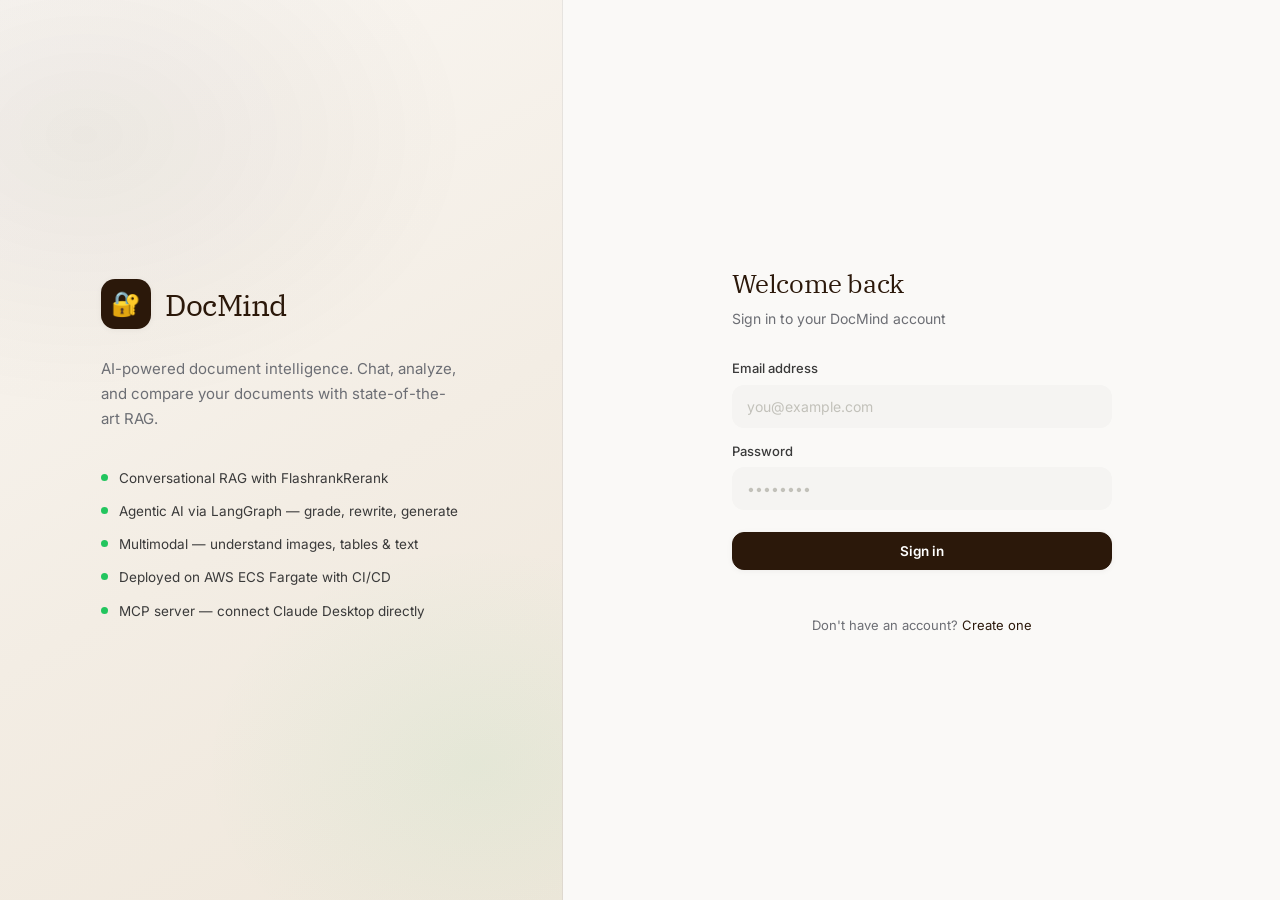
<file: templates/login.html>
<!DOCTYPE html>
<html lang="en">
<head>
  <meta charset="utf-8" />
  <title>DocMind — Sign in</title>
  <meta name="viewport" content="width=device-width, initial-scale=1" />
  <link rel="icon" type="image/png" href="/static/docmind_logo.png" />
  <link rel="preconnect" href="https://fonts.googleapis.com">
  <link rel="preconnect" href="https://fonts.gstatic.com" crossorigin>
  <link href="https://fonts.googleapis.com/css2?family=IBM+Plex+Serif:wght@400;500&family=Inter:wght@400;500;600;700;800&display=swap" rel="stylesheet">
  <link href="/static/style.css" rel="stylesheet" />
</head>
<body>
<div class="auth-page">

  <!-- Left: Brand panel -->
  <div class="auth-brand">
    <div class="auth-brand-inner">
      <div class="brand-logo-row">
        <div class="brand-icon">🔐</div>
        <span class="brand-name">DocMind</span>
      </div>
      <p class="brand-tagline">
        AI-powered document intelligence. Chat, analyze, and compare your documents with state-of-the-art RAG.
      </p>
      <ul class="feature-list">
        <li><span class="feat-dot"></span>Conversational RAG with FlashrankRerank</li>
        <li><span class="feat-dot"></span>Agentic AI via LangGraph — grade, rewrite, generate</li>
        <li><span class="feat-dot"></span>Multimodal — understand images, tables & text</li>
        <li><span class="feat-dot"></span>Deployed on AWS ECS Fargate with CI/CD</li>
        <li><span class="feat-dot"></span>MCP server — connect Claude Desktop directly</li>
      </ul>
    </div>
  </div>

  <!-- Right: Login form -->
  <div class="auth-form-panel">
    <div class="auth-card">
      <h2>Welcome back</h2>
      <p class="auth-subtitle">Sign in to your DocMind account</p>

      <div class="auth-field">
        <label for="email">Email address</label>
        <input id="email" type="email" placeholder="you@example.com" required />
      </div>
      <div class="auth-field">
        <label for="password">Password</label>
        <input id="password" type="password" placeholder="••••••••" required />
      </div>

      <div class="auth-actions">
        <button id="btn-login" class="btn primary full">Sign in</button>
      </div>
      <div id="msg" class="msg-inline"></div>

      <p class="auth-footer">
        Don't have an account? <a href="/signup">Create one</a>
      </p>
    </div>
  </div>

</div>

<script>
  const tokenKey = "dp_jwt";
  // Verify existing token is still valid before auto-redirecting
  const existingToken = localStorage.getItem(tokenKey);
  if (existingToken) {
    fetch("/protected", { headers: { "Authorization": `Bearer ${existingToken}` } })
      .then(r => { if (r.ok) window.location.href = "/app"; else localStorage.removeItem(tokenKey); })
      .catch(() => localStorage.removeItem(tokenKey));
  }

  const btn = document.getElementById("btn-login");
  const msg = document.getElementById("msg");

  async function login() {
    const email = document.getElementById("email").value.trim();
    const password = document.getElementById("password").value;
    if (!email || !password) { msg.textContent = "Please fill in all fields."; msg.className = "msg-inline error"; return; }

    btn.classList.add("loading");
    btn.textContent = "";
    msg.textContent = "";
    msg.className = "msg-inline";

    try {
      const body = new URLSearchParams({ username: email, password });
      const res = await fetch("/auth/jwt/login", {
        method: "POST",
        headers: { "Content-Type": "application/x-www-form-urlencoded" },
        body
      });
      if (!res.ok) {
        const err = await res.json().catch(() => ({ detail: res.statusText }));
        throw new Error(err.detail || `HTTP ${res.status}`);
      }
      const json = await res.json();
      if (json.access_token) localStorage.setItem(tokenKey, json.access_token);
      try { await fetch("/auth/cookie/login", { method: "POST", headers: { "Content-Type": "application/x-www-form-urlencoded" }, body }); } catch (_) {}
      window.location.href = "/app";
    } catch (e) {
      msg.textContent = e.message || "Login failed.";
      msg.className = "msg-inline error";
      btn.classList.remove("loading");
      btn.textContent = "Sign in";
    }
  }

  btn.addEventListener("click", login);
  document.addEventListener("keydown", e => { if (e.key === "Enter") login(); });
</script>
</body>
</html>
</file>
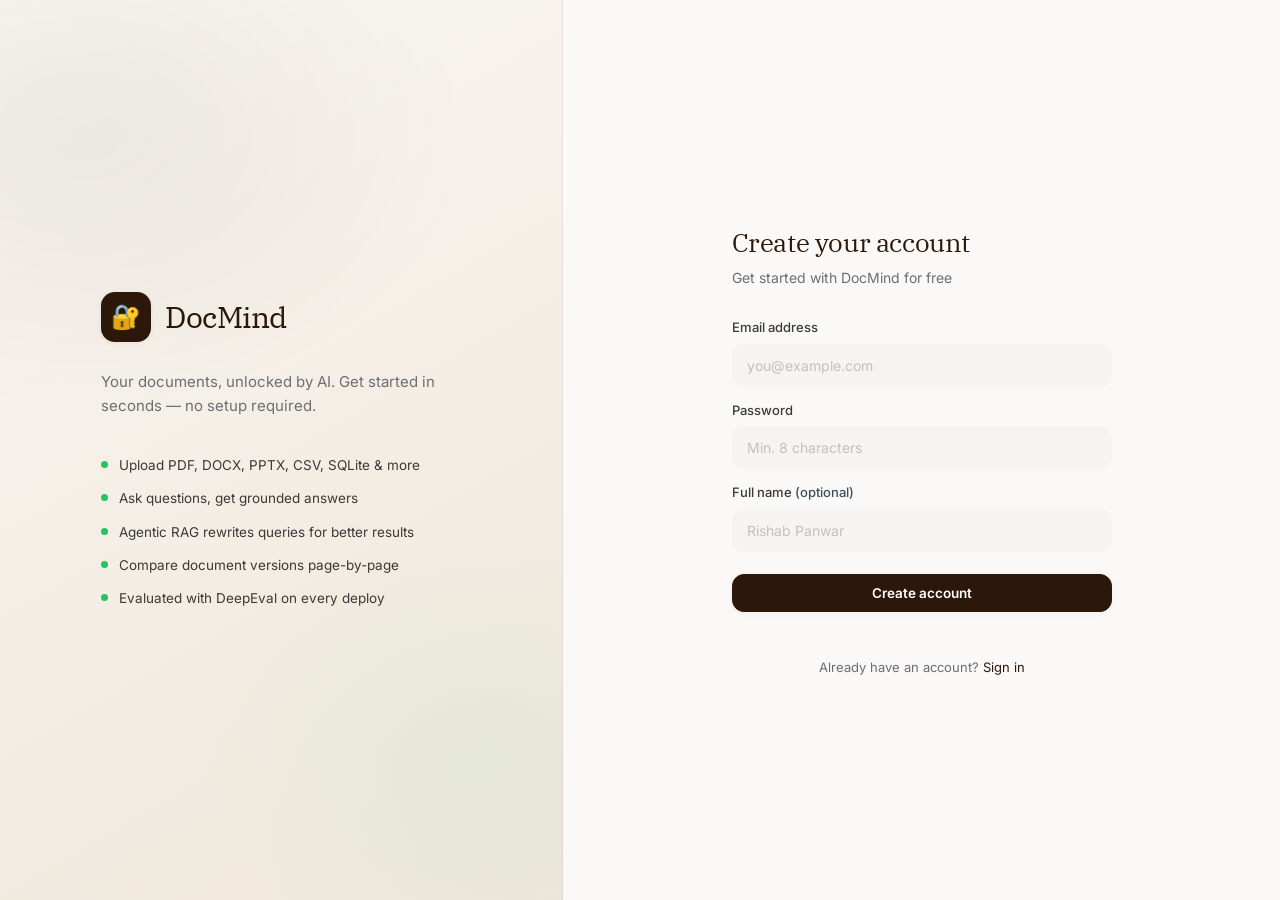
<file: templates/signup.html>
<!DOCTYPE html>
<html lang="en">
<head>
  <meta charset="utf-8" />
  <title>DocMind — Create account</title>
  <meta name="viewport" content="width=device-width, initial-scale=1" />
  <link rel="icon" type="image/png" href="/static/docmind_logo.png" />
  <link rel="preconnect" href="https://fonts.googleapis.com">
  <link rel="preconnect" href="https://fonts.gstatic.com" crossorigin>
  <link href="https://fonts.googleapis.com/css2?family=IBM+Plex+Serif:wght@400;500&family=Inter:wght@400;500;600;700;800&display=swap" rel="stylesheet">
  <link href="/static/style.css" rel="stylesheet" />
</head>
<body>
<div class="auth-page">

  <!-- Left: Brand panel -->
  <div class="auth-brand">
    <div class="auth-brand-inner">
      <div class="brand-logo-row">
        <div class="brand-icon">🔐</div>
        <span class="brand-name">DocMind</span>
      </div>
      <p class="brand-tagline">
        Your documents, unlocked by AI. Get started in seconds — no setup required.
      </p>
      <ul class="feature-list">
        <li><span class="feat-dot"></span>Upload PDF, DOCX, PPTX, CSV, SQLite & more</li>
        <li><span class="feat-dot"></span>Ask questions, get grounded answers</li>
        <li><span class="feat-dot"></span>Agentic RAG rewrites queries for better results</li>
        <li><span class="feat-dot"></span>Compare document versions page-by-page</li>
        <li><span class="feat-dot"></span>Evaluated with DeepEval on every deploy</li>
      </ul>
    </div>
  </div>

  <!-- Right: Signup form -->
  <div class="auth-form-panel">
    <div class="auth-card">
      <h2>Create your account</h2>
      <p class="auth-subtitle">Get started with DocMind for free</p>

      <div class="auth-field">
        <label for="email">Email address</label>
        <input id="email" type="email" placeholder="you@example.com" required />
      </div>
      <div class="auth-field">
        <label for="password">Password</label>
        <input id="password" type="password" placeholder="Min. 8 characters" required />
      </div>
      <div class="auth-field">
        <label for="name">Full name <span style="color:#3a5060">(optional)</span></label>
        <input id="name" type="text" placeholder="Rishab Panwar" />
      </div>

      <div class="auth-actions">
        <button id="btn-signup" class="btn primary full">Create account</button>
      </div>
      <div id="msg" class="msg-inline"></div>

      <p class="auth-footer">
        Already have an account? <a href="/login">Sign in</a>
      </p>
    </div>
  </div>

</div>

<script>
  const btn = document.getElementById("btn-signup");
  const msg = document.getElementById("msg");

  async function signup() {
    const email = document.getElementById("email").value.trim();
    const password = document.getElementById("password").value;
    const full_name = document.getElementById("name").value.trim() || null;
    if (!email || !password) { msg.textContent = "Email and password are required."; msg.className = "msg-inline error"; return; }

    btn.classList.add("loading");
    btn.textContent = "";
    msg.textContent = "";
    msg.className = "msg-inline";

    try {
      const res = await fetch("/auth/register", {
        method: "POST",
        headers: { "Content-Type": "application/json" },
        body: JSON.stringify({ email, password, full_name })
      });
      if (!res.ok) {
        const err = await res.json().catch(() => ({ detail: res.statusText }));
        throw new Error(err.detail || `HTTP ${res.status}`);
      }
      msg.textContent = "Account created! Redirecting to login…";
      msg.className = "msg-inline success";
      setTimeout(() => { window.location.href = "/login"; }, 900);
    } catch (e) {
      msg.textContent = e.message || "Signup failed.";
      msg.className = "msg-inline error";
      btn.classList.remove("loading");
      btn.textContent = "Create account";
    }
  }

  btn.addEventListener("click", signup);
  document.addEventListener("keydown", e => { if (e.key === "Enter") signup(); });
</script>
</body>
</html>
</file>
<file: static/style.css>
/* ====== THEME — Navia-inspired warm light ====== */
:root {
  --black: #0d0d0d;
  --white: #ffffff;
  --bg: #faf9f7;
  --surface: #ffffff;
  --surface-2: #f5f4f2;
  --grey-50: #f5f4f2;
  --grey-100: #ebeae6;
  --grey-200: #dcdbd6;
  --grey-300: #c2c1ba;
  --grey-500: #6c6e74;
  --grey-700: #3a3a3a;
  --text: #0d0d0d;
  --muted: #6c6e74;
  --border: rgba(0,0,0,0.08);
  --accent: #2b180a;
  --accent-light: #3d2b1a;
  --accent-2: #22c55e;
  --danger: #dc2626;
  --success: #16a34a;
  --warning: #f59e0b;
  --radius: 16px;
  --radius-sm: 12px;
  --radius-pill: 999px;
  --sidebar-w: 240px;
  --shadow: 0 4px 20px rgba(0,0,0,.06), 0 1px 3px rgba(0,0,0,.04);
  --shadow-sm: 0 1px 6px rgba(0,0,0,.05);
  --shadow-lg: 0 8px 40px rgba(0,0,0,.08), 0 2px 6px rgba(0,0,0,.04);
  --glass: rgba(250,249,247,.85);
  --font-sans: "Inter", system-ui, -apple-system, sans-serif;
  --font-serif: "IBM Plex Serif", Georgia, serif;
}

/* ====== RESET ====== */
*, *::before, *::after { box-sizing: border-box; margin: 0; padding: 0; -webkit-font-smoothing: antialiased; }
html, body { height: 100%; }
body {
  background: var(--bg);
  color: var(--text);
  font-family: var(--font-sans);
  line-height: 1.5;
  overflow: hidden;
}
a { color: var(--accent); text-decoration: none; }
a:hover { text-decoration: underline; }

/* ====== AUTH — SPLIT SCREEN ====== */
.auth-page { display: flex; height: 100vh; overflow: hidden; }

.auth-brand {
  flex: 0 0 44%;
  display: flex;
  align-items: center;
  justify-content: center;
  padding: 60px 52px;
  position: relative;
  overflow: hidden;
  background: linear-gradient(150deg, #faf7f3 0%, #f3ede4 55%, #efe7db 100%);
  border-right: 1px solid var(--border);
}
.auth-brand::before {
  content: "";
  position: absolute;
  inset: 0;
  background:
    radial-gradient(700px 500px at 15% 15%, rgba(43,24,10,.06), transparent 55%),
    radial-gradient(500px 400px at 85% 85%, rgba(34,197,94,.06), transparent 55%);
  pointer-events: none;
}
.auth-brand-inner { position: relative; z-index: 1; max-width: 360px; }

.brand-logo-row { display: flex; align-items: center; gap: 14px; margin-bottom: 28px; }
.brand-icon {
  width: 50px; height: 50px;
  background: var(--accent);
  border-radius: 14px;
  display: flex; align-items: center; justify-content: center;
  font-size: 24px;
  box-shadow: var(--shadow-sm);
  flex-shrink: 0;
}
.brand-name {
  font-family: var(--font-serif);
  font-size: 30px;
  font-weight: 400;
  letter-spacing: -.5px;
  color: var(--accent);
}
.brand-tagline { font-size: 15px; color: var(--grey-500); line-height: 1.65; margin-bottom: 36px; }
.feature-list { list-style: none; display: flex; flex-direction: column; gap: 13px; }
.feature-list li { display: flex; align-items: flex-start; gap: 11px; font-size: 13.5px; color: var(--grey-700); line-height: 1.5; }
.feat-dot { width: 7px; height: 7px; border-radius: 50%; background: var(--accent-2); flex-shrink: 0; margin-top: 6px; }

.auth-form-panel {
  flex: 1;
  display: flex; align-items: center; justify-content: center;
  padding: 40px 24px;
  overflow-y: auto;
  background: var(--bg);
}
.auth-card { width: 100%; max-width: 380px; }
.auth-card h2 { font-family: var(--font-serif); font-size: 26px; font-weight: 400; letter-spacing: -.4px; margin-bottom: 5px; color: var(--accent); }
.auth-subtitle { font-size: 14px; color: var(--grey-500); margin-bottom: 30px; }
.auth-field { display: flex; flex-direction: column; gap: 6px; margin-bottom: 14px; }
.auth-field label { font-size: 13px; font-weight: 500; color: var(--grey-700); }
.auth-field input {
  background: var(--grey-50);
  border: 1px solid transparent;
  border-radius: var(--radius-sm);
  color: var(--text);
  padding: 12px 14px;
  font-size: 14px;
  font-family: inherit;
  outline: none;
  transition: border-color .2s, box-shadow .2s, background .2s;
  width: 100%;
}
.auth-field input:focus { background: var(--white); border-color: var(--grey-200); box-shadow: 0 0 0 3px rgba(0,0,0,.03); }
.auth-field input::placeholder { color: var(--grey-300); }
.hint { display: block; margin-top: 4px; font-size: 11px; color: var(--muted); }
.auth-actions { margin-top: 22px; display: flex; flex-direction: column; gap: 10px; }
.auth-footer { text-align: center; font-size: 13px; color: var(--grey-500); margin-top: 22px; }
.msg-inline { font-size: 13px; color: var(--grey-500); min-height: 18px; margin-top: 6px; }
.msg-inline.error { color: var(--danger); }
.msg-inline.success { color: var(--success); }

/* ====== APP LAYOUT ====== */
.app-layout { display: flex; height: 100vh; overflow: hidden; }

/* Sidebar */
.sidebar {
  width: var(--sidebar-w);
  flex-shrink: 0;
  background: var(--white);
  border-right: 1px solid var(--border);
  display: flex;
  flex-direction: column;
  overflow: hidden;
}
.sidebar-brand {
  display: flex; align-items: center; gap: 11px;
  padding: 18px 18px;
  border-bottom: 1px solid var(--border);
}
.sidebar-icon {
  width: 32px; height: 32px;
  background: var(--accent);
  border-radius: 10px;
  display: flex; align-items: center; justify-content: center;
  font-size: 15px;
  flex-shrink: 0;
}
.sidebar-name { font-family: var(--font-serif); font-size: 19px; font-weight: 400; letter-spacing: -.3px; color: var(--accent); }
.sidebar-nav { flex: 1; padding: 12px 10px; display: flex; flex-direction: column; gap: 3px; overflow-y: auto; }
.nav-label {
  font-size: 10px; font-weight: 600; text-transform: uppercase; letter-spacing: .1em;
  color: var(--grey-300); padding: 10px 10px 5px;
}
.nav-item {
  display: flex; align-items: center; gap: 11px;
  padding: 10px 12px;
  border-radius: 10px;
  border: none;
  background: transparent;
  color: var(--grey-700);
  font-size: 13.5px;
  font-family: inherit;
  font-weight: 500;
  cursor: pointer;
  width: 100%;
  text-align: left;
  transition: background .15s, color .15s;
}
.nav-item:hover { background: var(--grey-50); color: var(--text); }
.nav-item.active { background: color-mix(in srgb, var(--accent) 9%, transparent); color: var(--accent); }
.nav-item svg { width: 16px; height: 16px; flex-shrink: 0; stroke: currentColor; fill: none; stroke-width: 1.75; stroke-linecap: round; stroke-linejoin: round; }
.sidebar-bottom { padding: 10px; border-top: 1px solid var(--border); }

/* ====== MAIN CONTENT ====== */
.main-content { flex: 1; display: flex; flex-direction: column; overflow: hidden; }
.panel-header {
  display: flex; align-items: center; justify-content: space-between;
  padding: 16px 24px;
  border-bottom: 1px solid var(--border);
  flex-shrink: 0;
  background: var(--glass);
  backdrop-filter: blur(20px);
  -webkit-backdrop-filter: blur(20px);
}
.panel-header h2 { font-family: var(--font-serif); font-size: 20px; font-weight: 400; letter-spacing: -.3px; color: var(--accent); margin-bottom: 1px; }
.panel-header .ph-sub { font-size: 12.5px; color: var(--grey-500); }

.tab-panel { display: none; flex: 1; overflow: hidden; flex-direction: column; }
.tab-panel.active { display: flex; }

/* ====== CHAT LAYOUT ====== */
.chat-layout { display: flex; flex: 1; overflow: hidden; }
.chat-settings {
  width: 280px;
  flex-shrink: 0;
  border-right: 1px solid var(--border);
  overflow-y: auto;
  padding: 16px;
  display: flex;
  flex-direction: column;
  gap: 12px;
  background: var(--white);
}
.settings-card {
  background: var(--white);
  border: 1px solid var(--border);
  border-radius: var(--radius);
  padding: 16px;
  box-shadow: var(--shadow-sm);
}
.settings-card-title {
  font-size: 10.5px; font-weight: 600; text-transform: uppercase; letter-spacing: .08em;
  color: var(--grey-300); margin-bottom: 12px;
}

/* Drop zone */
.drop-zone {
  border: 1.5px dashed var(--grey-200);
  border-radius: var(--radius-sm);
  padding: 20px 10px;
  text-align: center;
  cursor: pointer;
  transition: border-color .2s, background .2s;
  position: relative;
  margin-bottom: 10px;
  background: var(--grey-50);
}
.drop-zone:hover, .drop-zone.drag-over { border-color: var(--accent); background: color-mix(in srgb, var(--accent) 4%, var(--grey-50)); }
.drop-zone input[type="file"] { position: absolute; inset: 0; opacity: 0; cursor: pointer; width: 100%; height: 100%; }
.dz-icon { font-size: 22px; margin-bottom: 6px; }
.dz-title { font-size: 13px; color: var(--grey-700); font-weight: 500; }
.dz-hint { font-size: 11px; color: var(--grey-300); margin-top: 2px; }

.file-list { display: flex; flex-direction: column; gap: 5px; margin-bottom: 8px; }
.file-chip {
  display: flex; align-items: center; gap: 7px;
  background: var(--grey-50);
  border: 1px solid var(--grey-100);
  border-radius: 8px;
  padding: 6px 10px;
  font-size: 11.5px;
  color: var(--grey-700);
}

/* Settings details */
details.adv > summary {
  font-size: 12px; color: var(--grey-500); cursor: pointer; user-select: none; list-style: none;
  padding: 6px 2px; display: flex; align-items: center; gap: 5px;
}
details.adv > summary::before { content: "▸"; font-size: 10px; transition: transform .15s; }
details.adv[open] > summary::before { transform: rotate(90deg); }
details.adv > summary:hover { color: var(--text); }
.adv-grid { display: flex; flex-direction: column; gap: 10px; padding-top: 10px; }

/* Fields */
.field { display: flex; flex-direction: column; gap: 5px; }
.field label, .flabel { font-size: 11.5px; color: var(--grey-500); font-weight: 500; }
.field input[type="text"], .field input[type="number"] {
  background: var(--grey-50);
  border: 1px solid transparent;
  border-radius: 10px;
  color: var(--text);
  padding: 9px 12px;
  font-size: 13px;
  font-family: inherit;
  outline: none;
  transition: border-color .2s, box-shadow .2s, background .2s;
  width: 100%;
}
.field input:focus { background: var(--white); border-color: var(--grey-200); box-shadow: 0 0 0 3px rgba(0,0,0,.03); }
.field input::placeholder { color: var(--grey-300); }
.toggle-row { flex-direction: row; align-items: center; justify-content: space-between; }

.switch { position: relative; display: inline-block; width: 40px; height: 22px; flex-shrink: 0; }
.switch input { display: none; }
.slider { position: absolute; inset: 0; background: var(--grey-200); border-radius: 999px; cursor: pointer; transition: .2s; }
.slider::before { content: ""; position: absolute; top: 3px; left: 3px; width: 16px; height: 16px; background: var(--white); border-radius: 50%; transition: .2s; box-shadow: var(--shadow-sm); }
input:checked + .slider { background: var(--accent-2); }
input:checked + .slider::before { transform: translateX(18px); }

.session-badge {
  background: color-mix(in srgb, var(--accent-2) 10%, transparent);
  border: 1px solid color-mix(in srgb, var(--accent-2) 25%, transparent);
  border-radius: 10px;
  padding: 8px 11px;
  font-size: 11.5px;
  color: #15803d;
  line-height: 1.5;
  display: none;
  word-break: break-all;
}
.session-badge.visible { display: block; }

/* ====== CHAT MESSAGES ====== */
.chat-main { flex: 1; display: flex; flex-direction: column; overflow: hidden; background: var(--bg); width: 100%; max-width: 860px; margin: 0 auto; }
.messages { flex: 1; overflow-y: auto; padding: 24px 26px; display: flex; flex-direction: column; gap: 14px; scroll-behavior: smooth; }
.message { display: flex; max-width: 80%; animation: msgin .2s ease; }
@keyframes msgin { from { opacity: 0; transform: translateY(5px); } to { opacity: 1; transform: none; } }
.message.user { align-self: flex-end; flex-direction: row-reverse; }
.message.assistant { align-self: flex-start; }

.bubble {
  padding: 12px 16px;
  border-radius: var(--radius);
  font-size: 13.5px;
  line-height: 1.65;
  white-space: pre-wrap;
  word-break: break-word;
}
.message.user .bubble {
  background: var(--accent);
  color: #fff;
  border-bottom-right-radius: 5px;
}
.message.assistant .bubble {
  background: var(--white);
  border: 1px solid var(--grey-200);
  color: var(--text);
  border-bottom-left-radius: 5px;
  box-shadow: 0 2px 8px rgba(0,0,0,.05);
}
.message.assistant .bubble.thinking { color: var(--grey-500); font-style: italic; }
.eng-tag {
  display: inline-block; font-size: 10px; font-weight: 600; letter-spacing: .5px; text-transform: uppercase;
  padding: 2px 8px; border-radius: var(--radius-pill); margin-top: 8px;
}
.eng-tag.lcel { background: color-mix(in srgb, var(--accent) 10%, transparent); color: var(--accent); border: 1px solid color-mix(in srgb, var(--accent) 18%, transparent); }
.eng-tag.agent { background: color-mix(in srgb, var(--accent-2) 12%, transparent); color: #15803d; border: 1px solid color-mix(in srgb, var(--accent-2) 22%, transparent); }

.chat-input-bar {
  padding: 14px 18px;
  border-top: 1px solid var(--border);
  display: flex; gap: 9px; align-items: center;
  background: var(--bg);
  flex-shrink: 0;
}
.chat-input-bar input {
  flex: 1;
  background: var(--white);
  border: 1px solid var(--grey-200);
  border-radius: var(--radius-sm);
  color: var(--text);
  padding: 12px 16px;
  font-size: 14px;
  font-family: inherit;
  outline: none;
  box-shadow: var(--shadow-sm);
  transition: border-color .2s, box-shadow .2s, background .2s;
}
.chat-input-bar input:focus { border-color: var(--accent); box-shadow: 0 0 0 3px color-mix(in srgb, var(--accent) 12%, transparent); }
.chat-input-bar input::placeholder { color: var(--grey-300); }

/* Engine toggle */
.engine-toggle { display: flex; align-items: center; gap: 9px; font-size: 12.5px; color: var(--grey-500); white-space: nowrap; }

/* ====== BUTTONS ====== */
.btn {
  display: inline-flex; align-items: center; justify-content: center; gap: 7px;
  border: 1px solid var(--grey-200);
  background: var(--white);
  color: var(--text);
  padding: 10px 18px;
  border-radius: var(--radius-sm);
  cursor: pointer;
  font-size: 13.5px;
  font-family: inherit;
  font-weight: 500;
  user-select: none;
  transition: background .15s, border-color .15s, transform .1s, opacity .15s, color .15s;
  white-space: nowrap;
  text-decoration: none;
}
.btn:hover, .btn:focus { text-decoration: none; }
.btn:hover { background: var(--grey-50); border-color: var(--grey-300); }
.btn:active { transform: scale(.98); }
.btn.primary { background: var(--accent); border: 1px solid var(--accent); color: #fff; font-weight: 600; box-shadow: var(--shadow-sm); }
.btn.primary:hover { background: var(--accent-light); border-color: var(--accent-light); }
.btn.secondary { background: color-mix(in srgb, var(--accent-2) 12%, transparent); border-color: color-mix(in srgb, var(--accent-2) 25%, transparent); color: #15803d; }
.btn.danger { color: var(--danger); border-color: color-mix(in srgb, var(--danger) 25%, transparent); background: var(--white); }
.btn.danger:hover { background: color-mix(in srgb, var(--danger) 7%, transparent); }
.btn.full { width: 100%; }
.btn.icon-only { padding: 11px; border-radius: var(--radius-sm); }
.btn:disabled, .btn.loading { opacity: .5; pointer-events: none; }
.btn.loading::after {
  content: ""; width: 13px; height: 13px;
  border: 2px solid currentColor; border-top-color: transparent; border-radius: 50%;
  animation: spin .6s linear infinite; flex-shrink: 0;
}
@keyframes spin { to { transform: rotate(360deg); } }

/* ====== ANALYSIS / COMPARE PANELS ====== */
.panel-body { flex: 1; overflow-y: auto; padding: 22px 24px; background: var(--bg); width: 100%; max-width: 900px; margin: 0 auto; }
.form-card { background: var(--white); border: 1px solid var(--border); border-radius: var(--radius); padding: 20px 22px; margin-bottom: 16px; box-shadow: var(--shadow-sm); }
.form-card-title { font-size: 10.5px; font-weight: 600; text-transform: uppercase; letter-spacing: .08em; color: var(--grey-300); margin-bottom: 14px; }

.upload-drop {
  border: 1.5px dashed var(--grey-200);
  border-radius: var(--radius-sm);
  padding: 30px 16px;
  text-align: center;
  cursor: pointer;
  transition: border-color .2s, background .2s;
  position: relative;
  margin-bottom: 14px;
  background: var(--grey-50);
}
.upload-drop:hover, .upload-drop.drag-over { border-color: var(--accent); background: color-mix(in srgb, var(--accent) 4%, var(--grey-50)); }
.upload-drop input[type="file"] { position: absolute; inset: 0; opacity: 0; cursor: pointer; width: 100%; height: 100%; }
.upload-drop-icon { font-size: 28px; margin-bottom: 8px; }
.upload-drop p { font-size: 13.5px; color: var(--grey-700); margin-bottom: 3px; }
.upload-drop .ud-hint { font-size: 12px; color: var(--grey-300); }
.upload-drop .selected-name { margin-top: 10px; font-size: 12.5px; color: var(--accent); font-weight: 600; }

.compare-row { display: grid; grid-template-columns: 1fr 1fr; gap: 14px; margin-bottom: 14px; }

.result-card { background: var(--white); border: 1px solid var(--border); border-radius: var(--radius); overflow: hidden; box-shadow: var(--shadow-sm); }
.result-card-head {
  padding: 12px 18px;
  border-bottom: 1px solid var(--border);
  font-size: 10.5px; font-weight: 600; text-transform: uppercase; letter-spacing: .08em;
  color: var(--grey-300);
  display: flex; align-items: center; gap: 8px;
}
pre.code {
  background: var(--grey-50);
  color: var(--grey-700);
  padding: 16px;
  font-size: 12.5px;
  font-family: "JetBrains Mono", "Fira Code", "Cascadia Code", monospace;
  overflow: auto;
  max-height: 420px;
  line-height: 1.65;
  margin: 0;
}

/* Table */
.table-wrap { overflow: auto; max-height: 420px; }
table { width: 100%; border-collapse: collapse; font-size: 13px; }
th, td { padding: 11px 16px; border-bottom: 1px solid var(--border); vertical-align: top; text-align: left; }
thead th {
  position: sticky; top: 0; z-index: 1;
  background: var(--grey-50);
  color: var(--grey-500);
  font-size: 10.5px; font-weight: 600; text-transform: uppercase; letter-spacing: .06em;
}
tbody tr { transition: background .12s; }
tbody tr:hover td { background: var(--grey-50); }
tbody tr:last-child td { border-bottom: none; }
.td-page { color: var(--grey-500); font-size: 12.5px; width: 90px; }
/* Comparison: caption + two-column Added / Removed table */
.cmp-caption { margin: 14px 18px 12px; color: var(--grey-500); font-size: 13px; }
.th-added, .td-added { width: 50%; }
.th-removed, .td-removed { width: 50%; }
.td-added, .td-removed { vertical-align: top; }
.td-added ul, .td-removed ul { margin: 0; padding-left: 18px; }
.td-added li, .td-removed li { margin: 0 0 6px; line-height: 1.5; }
.td-added li:last-child, .td-removed li:last-child { margin-bottom: 0; }
.td-added li::marker { color: var(--accent-2, #22c55e); }
.td-removed li::marker { color: var(--danger, #ef4444); }
.td-added strong, .td-removed strong { font-weight: 600; }
.cmp-none { color: var(--grey-400, #9ca3af); font-size: 12.5px; font-style: italic; }
.cmp-pg { display: inline-block; font-size: 10.5px; color: var(--grey-500); background: var(--grey-100, #f1f0ee); border-radius: 4px; padding: 0 5px; margin-right: 2px; }

/* ====== TOASTS ====== */
#toast-container { position: fixed; top: 16px; right: 16px; z-index: 9999; display: flex; flex-direction: column; gap: 8px; pointer-events: none; }
.toast {
  background: var(--white);
  border: 1px solid var(--border);
  border-radius: var(--radius-sm);
  padding: 11px 15px;
  font-size: 13.5px;
  color: var(--text);
  display: flex; align-items: center; gap: 10px;
  min-width: 220px; max-width: 320px;
  box-shadow: var(--shadow-lg);
  pointer-events: all;
  animation: tin .22s ease;
}
@keyframes tin { from { opacity: 0; transform: translateX(18px); } to { opacity: 1; transform: none; } }
.toast.success { border-color: color-mix(in srgb, var(--success) 35%, transparent); }
.toast.error { border-color: color-mix(in srgb, var(--danger) 35%, transparent); }
.toast.info { border-color: color-mix(in srgb, var(--accent) 25%, transparent); }
.toast-dot { width: 7px; height: 7px; border-radius: 50%; flex-shrink: 0; }
.toast.success .toast-dot { background: var(--success); }
.toast.error .toast-dot { background: var(--danger); }
.toast.info .toast-dot { background: var(--accent); }

/* ====== SCROLLBAR ====== */
::-webkit-scrollbar { width: 5px; height: 5px; }
::-webkit-scrollbar-track { background: transparent; }
::-webkit-scrollbar-thumb { background: var(--grey-200); border-radius: 4px; }
::-webkit-scrollbar-thumb:hover { background: var(--grey-300); }

/* ====== UTILS ====== */
.muted { color: var(--muted); }
.small { font-size: 12px; }
.divider { height: 1px; background: var(--border); margin: 12px 0; }

/* ====== RESPONSIVE (legacy app shell) ====== */
@media (max-width: 820px) {
  .auth-brand { display: none; }
  .compare-row { grid-template-columns: 1fr; }
}

/* ═══════════════════════════════════════════════════════════════
   LANDING + APP SHELL + MODAL  (Navia-inspired)
═══════════════════════════════════════════════════════════════ */

/* View routing */
.view { display: none; }
.view.active { display: block; }
#view-landing.active { height: 100vh; overflow-y: auto; }
.app-view.active { display: flex; flex-direction: column; height: 100vh; overflow: hidden; }

/* Landing nav */
.landing-nav {
  position: sticky; top: 0; z-index: 50;
  display: flex; align-items: center; justify-content: space-between;
  padding: 0 40px; height: 60px;
  background: var(--glass);
  backdrop-filter: blur(20px); -webkit-backdrop-filter: blur(20px);
  border-bottom: 1px solid var(--border);
}
.landing-logo { font-family: var(--font-serif); font-size: 20px; color: var(--accent); letter-spacing: -.4px; }
.nav-cta {
  font-size: 13px; font-weight: 600; color: var(--accent);
  padding: 8px 16px; border-radius: var(--radius-pill);
  border: 1px solid var(--border); transition: background .15s;
}
.nav-cta:hover { background: var(--grey-50); text-decoration: none; }

/* Hero */
.hero { max-width: 820px; margin: 0 auto; padding: 84px 24px 56px; text-align: center; }
.hero-badge {
  display: inline-flex; align-items: center; gap: 8px;
  font-size: 12.5px; font-weight: 500; color: var(--grey-700);
  background: var(--white); border: 1px solid var(--border);
  padding: 6px 14px; border-radius: var(--radius-pill); margin-bottom: 28px; box-shadow: var(--shadow-sm);
}
.hero-dot { width: 8px; height: 8px; border-radius: 50%; background: var(--accent-2); box-shadow: 0 0 0 4px color-mix(in srgb, var(--accent-2) 18%, transparent); }
.hero-title { font-family: var(--font-serif); font-weight: 400; font-size: clamp(40px, 6vw, 66px); line-height: 1.05; letter-spacing: -1.5px; color: var(--accent); margin-bottom: 22px; }
.hero-title em { font-style: italic; }
.hero-sub { font-size: 17px; line-height: 1.65; color: var(--grey-500); max-width: 580px; margin: 0 auto 32px; }
.hero-cta { display: flex; gap: 12px; justify-content: center; flex-wrap: wrap; }

/* Supported file types marquee — confined to the hero text column, fading
   out at the left edge of the headline ("Many") and the matching right edge. */
.hero-formats { max-width: 820px; margin: 0 auto; padding: 8px 24px 44px; }
.hf-label { text-align: center; font-size: 11px; font-weight: 600; letter-spacing: .12em; text-transform: uppercase; color: var(--grey-300); margin-bottom: 18px; }
.marquee {
  overflow: hidden; position: relative; width: 100%;
  -webkit-mask-image: linear-gradient(90deg, transparent 0, #000 7%, #000 93%, transparent 100%);
  mask-image: linear-gradient(90deg, transparent 0, #000 7%, #000 93%, transparent 100%);
}
.marquee-track { display: flex; gap: 14px; width: max-content; animation: marquee 60s linear infinite; }
.marquee:hover .marquee-track { animation-play-state: paused; }
@keyframes marquee { from { transform: translateX(0); } to { transform: translateX(-50%); } }
.format-chip {
  display: inline-flex; align-items: center; gap: 9px;
  padding: 9px 16px;
  background: var(--white); border: 1px solid var(--border);
  border-radius: var(--radius-pill); box-shadow: var(--shadow-sm); white-space: nowrap;
}
.fmt-badge { width: 28px; height: 28px; border-radius: 7px; display: flex; align-items: center; justify-content: center; font-size: 9px; font-weight: 700; color: #fff; letter-spacing: .02em; flex-shrink: 0; }
.fmt-name { font-size: 13px; font-weight: 500; color: var(--grey-700); }

/* Big / variant buttons */
.btn.lg { height: 52px; padding: 0 28px; font-size: 15px; border-radius: var(--radius-pill); }
.btn.sm { padding: 7px 13px; font-size: 12.5px; }
.btn.ghost { background: var(--white); border: 1px solid var(--grey-200); color: var(--text); box-shadow: none; }
.btn.ghost:hover { background: var(--grey-50); border-color: var(--grey-300); }
.btn.light { background: var(--white); color: var(--accent); border: none; border-radius: var(--radius-pill); font-weight: 600; }
.btn.light:hover { background: var(--grey-50); }

/* Sections */
/* scroll-margin-top keeps anchored sections clear of the sticky nav (60px)
   with a gap, so cards don't sit right under the nav line. */
.section { max-width: 1100px; margin: 0 auto; padding: 56px 32px; scroll-margin-top: 84px; }
.section-label { font-size: 11px; font-weight: 600; letter-spacing: .12em; text-transform: uppercase; color: var(--grey-300); margin-bottom: 18px; display: flex; align-items: center; gap: 10px; }
.section-label::before { content: ""; width: 18px; height: 1px; background: var(--grey-300); }
.section-title { font-family: var(--font-serif); font-weight: 400; font-size: clamp(30px, 4vw, 44px); line-height: 1.1; letter-spacing: -1px; color: var(--accent); }
.section-title em { font-style: italic; }
.section-lead { font-size: 16px; line-height: 1.65; color: var(--grey-500); margin-top: 18px; max-width: 460px; }

/* Feature cards (square) */
.feature-cards { display: grid; grid-template-columns: repeat(3, 1fr); gap: 20px; }
.feature-card {
  background: var(--white); border: 1px solid var(--border); border-radius: var(--radius);
  padding: 28px 24px; display: flex; flex-direction: column; gap: 12px;
  box-shadow: var(--shadow-sm); transition: transform .2s, box-shadow .2s;
  aspect-ratio: 1 / 1;
}
.feature-card:hover { transform: translateY(-3px); box-shadow: var(--shadow-lg); }
.fc-icon { width: 48px; height: 48px; border-radius: 14px; background: var(--grey-50); border: 1px solid var(--grey-100); display: flex; align-items: center; justify-content: center; font-size: 22px; }
.fc-title { font-family: var(--font-serif); font-size: 22px; font-weight: 400; color: var(--accent); }
.fc-desc { font-size: 13.5px; line-height: 1.6; color: var(--grey-500); flex: 1; }
.fc-try { align-self: flex-start; margin-top: 2px; border-radius: var(--radius-pill); }

/* Problem */
.problem { display: grid; grid-template-columns: 1fr 1.1fr; gap: 56px; align-items: start; }
.problem-items { display: flex; flex-direction: column; }
.problem-item { display: flex; gap: 16px; padding: 22px 0; border-top: 1px solid var(--border); }
.problem-item:first-child { border-top: none; padding-top: 0; }
.pi-icon { width: 40px; height: 40px; border-radius: 10px; background: var(--grey-50); border: 1px solid var(--grey-100); display: flex; align-items: center; justify-content: center; font-size: 18px; flex-shrink: 0; }
.problem-item strong { display: block; font-size: 15px; font-weight: 600; color: var(--text); margin-bottom: 4px; }
.problem-item p { font-size: 13.5px; line-height: 1.6; color: var(--grey-500); }

/* How it works */
.how-steps { display: grid; grid-template-columns: repeat(3, 1fr); gap: 32px; margin-top: 36px; }
.how-step { border-left: 1px solid var(--border); padding-left: 24px; }
.how-step:first-child { border-left: none; padding-left: 0; }
.hs-num { font-family: var(--font-serif); font-size: 44px; font-weight: 400; color: var(--grey-200); line-height: 1; }
.how-step h3 { font-size: 17px; font-weight: 600; color: var(--text); margin: 12px 0 8px; }
.how-step > p { font-size: 13.5px; line-height: 1.6; color: var(--grey-500); margin-bottom: 16px; }
.hs-quote { font-size: 13px; font-style: italic; color: var(--grey-700); background: var(--white); border: 1px solid var(--border); border-radius: var(--radius-sm); padding: 12px 14px; line-height: 1.5; }

/* Stats band */
.stats-band { background: var(--accent); border-radius: var(--radius); padding: 34px 26px; display: grid; grid-template-columns: repeat(4, 1fr); gap: 24px; box-shadow: var(--shadow); }
.stat { padding: 0 8px; border-left: 1px solid rgba(255,255,255,.12); }
.stat:first-child { border-left: none; }
.stat-num { font-family: var(--font-serif); font-size: 40px; font-weight: 400; color: #fff; line-height: 1; margin-bottom: 10px; }
.stat-label { font-size: 12.5px; line-height: 1.5; color: rgba(255,255,255,.62); }

/* Final CTA */
.cta-band { background: linear-gradient(135deg, #2b180a, #3d2b1a); border-radius: var(--radius); padding: 48px 44px; display: flex; align-items: center; justify-content: space-between; gap: 32px; flex-wrap: wrap; box-shadow: var(--shadow); }
.cta-title { font-family: var(--font-serif); font-weight: 400; font-size: clamp(28px, 4vw, 40px); line-height: 1.1; letter-spacing: -.5px; color: #fff; }
.cta-title em { font-style: italic; }
.cta-text p { font-size: 15px; color: rgba(255,255,255,.72); margin-top: 12px; max-width: 420px; line-height: 1.6; }

.landing-footer { text-align: center; padding: 32px; font-size: 12.5px; color: var(--grey-300); border-top: 1px solid var(--border); }

/* App bar (chat/analyze/compare) */
.app-bar { display: flex; align-items: center; gap: 16px; padding: 12px 22px; border-bottom: 1px solid var(--border); background: var(--glass); backdrop-filter: blur(20px); -webkit-backdrop-filter: blur(20px); flex-shrink: 0; }
.app-back { background: none; border: none; font-family: inherit; font-size: 14px; font-weight: 600; color: var(--accent); cursor: pointer; padding: 6px 8px; border-radius: 8px; }
.app-back:hover { background: var(--grey-50); }
.app-bar-title { font-family: var(--font-serif); font-size: 17px; color: var(--accent); }
.app-bar-right { margin-left: auto; display: flex; align-items: center; gap: 14px; }

/* Modal */
.modal-overlay { position: fixed; inset: 0; z-index: 9998; display: none; align-items: center; justify-content: center; background: rgba(13,13,13,.45); backdrop-filter: blur(8px); -webkit-backdrop-filter: blur(8px); padding: 24px; }
.modal-overlay.open { display: flex; }
.modal { position: relative; background: var(--white); border-radius: var(--radius); width: 100%; max-width: 480px; max-height: 88vh; overflow-y: auto; padding: 32px 30px 26px; box-shadow: var(--shadow-lg); animation: msgin .25s ease; }
.modal-close { position: absolute; top: 16px; right: 16px; width: 32px; height: 32px; border-radius: 50%; border: 1px solid var(--border); background: var(--white); color: var(--grey-500); font-size: 20px; line-height: 1; cursor: pointer; }
.modal-close:hover { background: var(--grey-50); color: var(--text); }
.modal-title { font-family: var(--font-serif); font-size: 24px; font-weight: 400; color: var(--accent); margin-bottom: 4px; }
.modal-sub { font-size: 14px; color: var(--grey-500); margin-bottom: 22px; }
.modal-actions { display: flex; flex-direction: column; gap: 10px; margin-top: 18px; }

/* Landing responsive */
@media (max-width: 860px) {
  .landing-nav { padding: 0 20px; }
  .feature-cards { grid-template-columns: 1fr; }
  .feature-card { aspect-ratio: auto; }
  .problem { grid-template-columns: 1fr; gap: 28px; }
  .how-steps { grid-template-columns: 1fr; gap: 24px; }
  .how-step { border-left: none; padding-left: 0; }
  .stats-band { grid-template-columns: 1fr 1fr; }
  .stat { border-left: none; }
  .cta-band { flex-direction: column; align-items: flex-start; }
}
</file>
